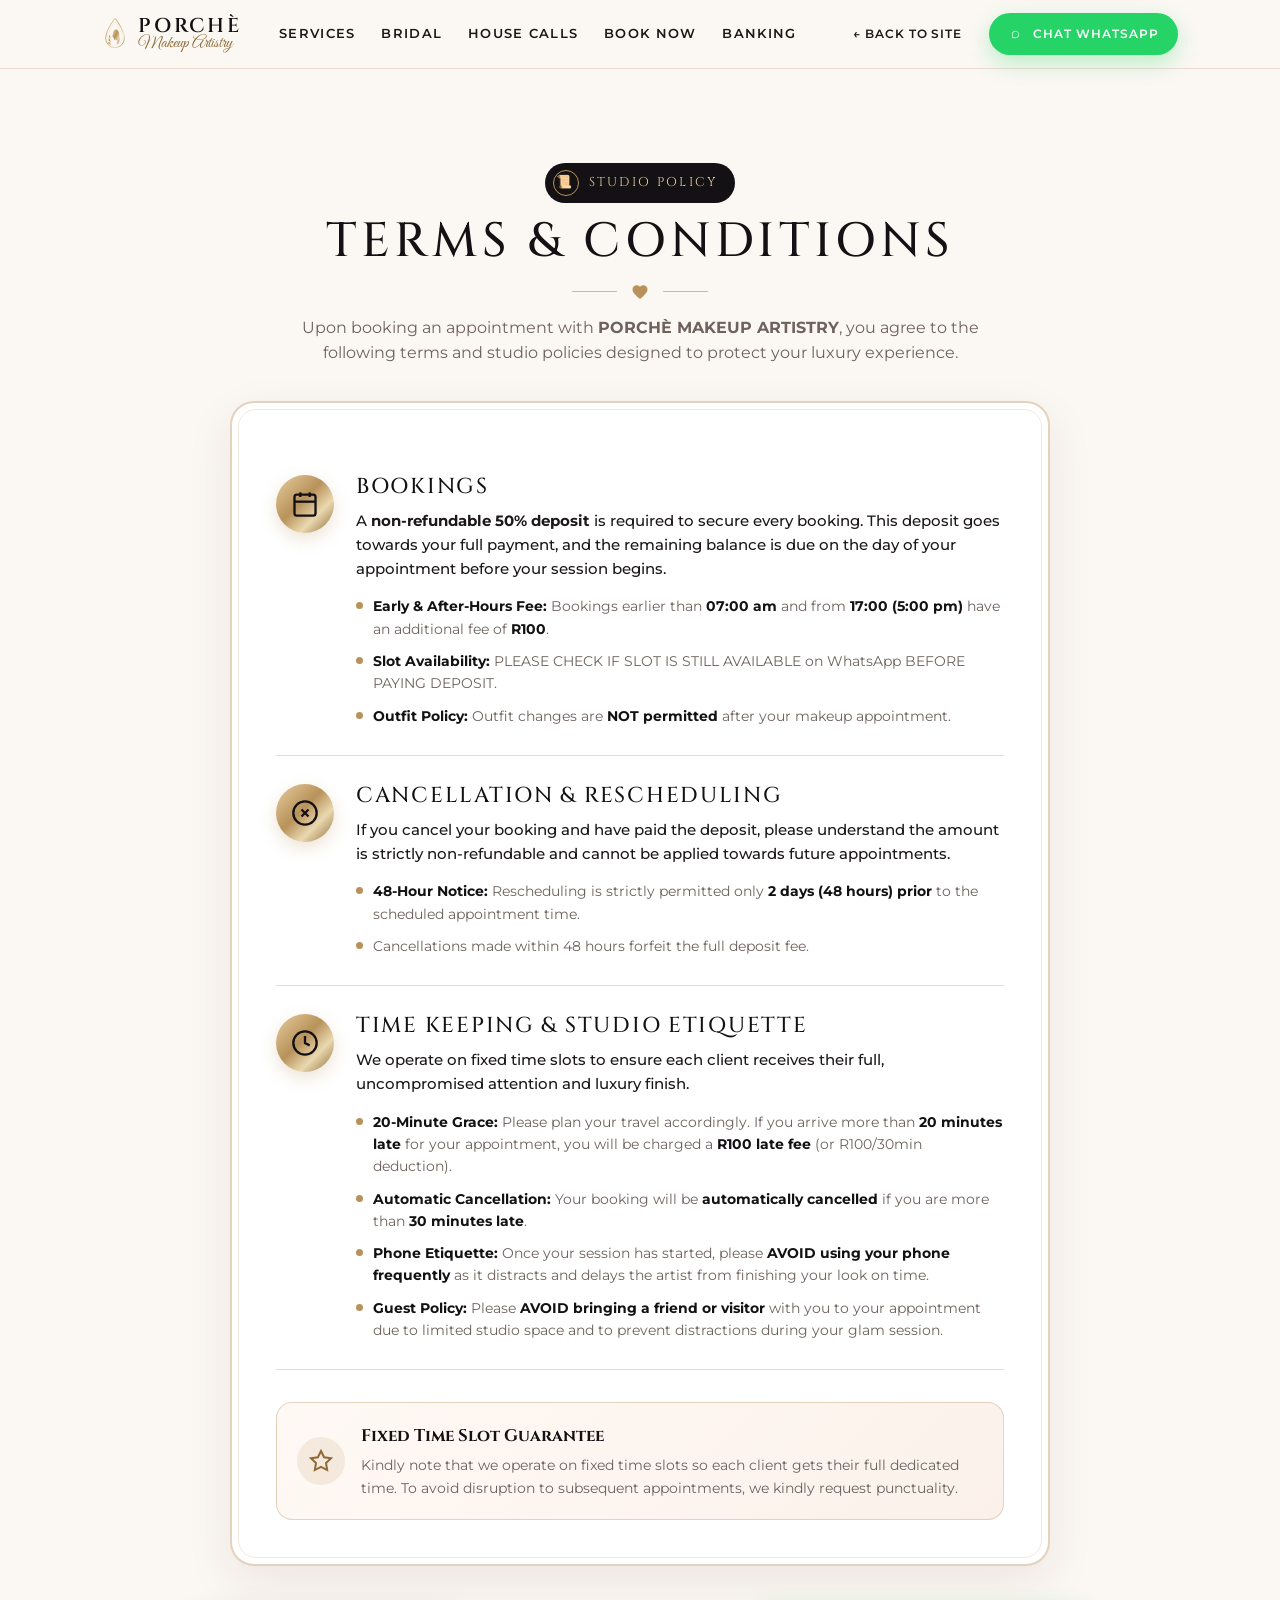
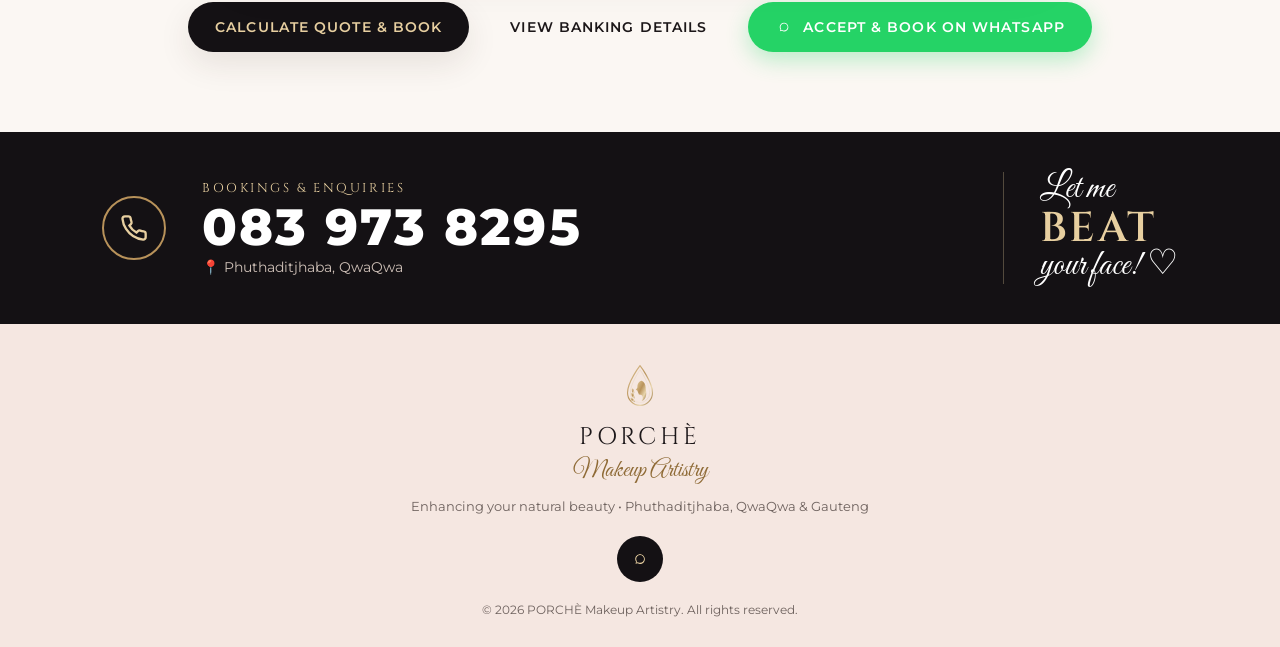
<file: terms.html>
<!DOCTYPE html>
<html lang="en">
<head>
  <meta charset="utf-8" />
  <meta name="viewport" content="width=device-width, initial-scale=1, viewport-fit=cover" />
  <title>Terms & Conditions | PORCHÈ Makeup Artistry QwaQwa</title>
  <meta name="description" content="Official Terms & Conditions, Booking, Cancellation, and Time Keeping policies for PORCHÈ Makeup Artistry in Phuthaditjhaba, QwaQwa & Gauteng." />
  <meta name="theme-color" content="#141114" />

  <!-- Fonts matching brand poster -->
  <link rel="preconnect" href="https://fonts.googleapis.com" />
  <link rel="preconnect" href="https://fonts.gstatic.com" crossorigin />
  <link href="https://fonts.googleapis.com/css2?family=Cinzel:wght@500;600;700;800&family=Great+Vibes&family=Montserrat:wght@300;400;500;600;700&display=swap" rel="stylesheet" />

  <!-- Site Stylesheets -->
  <link rel="stylesheet" href="./css/tokens.css" />
  <link rel="stylesheet" href="./css/base.css" />
  <link rel="stylesheet" href="./css/components.css" />
  <link rel="stylesheet" href="./css/sections.css" />

  <style>
    /* Specific styles for luxury Terms & Conditions page */
    .terms-page {
      padding-top: calc(var(--header-height, 70px) + 24px);
      padding-bottom: 80px;
    }

    .terms-hero {
      text-align: center;
      max-width: 680px;
      margin: 0 auto 36px;
    }

    .terms-hero .heart-divider {
      display: flex;
      align-items: center;
      justify-content: center;
      gap: 14px;
      margin: 14px auto;
      color: var(--gold);
    }
    .terms-hero .heart-divider::before,
    .terms-hero .heart-divider::after {
      content: "";
      display: inline-block;
      width: 45px;
      height: 1px;
      background: var(--gold);
      opacity: 0.6;
    }

    .terms-intro {
      font-size: 0.98rem;
      color: var(--text-muted);
      line-height: 1.6;
      margin-top: 10px;
    }

    /* Outer poster-style frame */
    .terms-card-wrapper {
      max-width: 820px;
      margin: 0 auto;
      background: #FFFFFF;
      border: 2px solid rgba(184, 146, 90, 0.4);
      border-radius: 24px;
      padding: clamp(24px, 5vw, 44px);
      box-shadow: 0 16px 48px rgba(60, 35, 30, 0.08);
      position: relative;
    }

    /* Corner luxury flourishes */
    .terms-card-wrapper::before {
      content: "";
      position: absolute;
      top: 6px;
      left: 6px;
      right: 6px;
      bottom: 6px;
      border: 1px solid rgba(184, 146, 90, 0.2);
      border-radius: 18px;
      pointer-events: none;
    }

    .policy-block {
      display: grid;
      grid-template-columns: 60px 1fr;
      gap: 20px;
      padding: 28px 0;
      border-bottom: 1px solid var(--line);
    }
    @media (max-width: 600px) {
      .policy-block {
        grid-template-columns: 1fr;
        gap: 14px;
      }
    }
    .policy-block:last-child {
      border-bottom: none;
      padding-bottom: 0;
    }

    .policy-icon {
      width: 58px;
      height: 58px;
      border-radius: 50%;
      background: var(--grad-gold);
      display: grid;
      place-items: center;
      color: var(--ink);
      box-shadow: 0 6px 16px rgba(184, 146, 90, 0.25);
      flex-shrink: 0;
    }

    .policy-icon svg {
      width: 28px;
      height: 28px;
    }

    .policy-content h3 {
      font-family: var(--font-display);
      font-size: 1.35rem;
      letter-spacing: 0.08em;
      color: var(--ink);
      margin: 0 0 10px;
    }

    .policy-lead {
      font-weight: 500;
      color: var(--text);
      line-height: 1.6;
      margin-bottom: 14px;
      font-size: 0.94rem;
    }

    .policy-list {
      list-style: none;
      padding: 0;
      margin: 0;
      display: grid;
      gap: 10px;
    }

    .policy-list li {
      display: flex;
      align-items: flex-start;
      gap: 10px;
      font-size: 0.9rem;
      color: var(--text-muted);
      line-height: 1.55;
    }

    .policy-list li::before {
      content: "";
      width: 7px;
      height: 7px;
      background: var(--gold);
      border-radius: 50%;
      margin-top: 7px;
      flex-shrink: 0;
    }

    .policy-list li strong {
      color: var(--ink);
    }

    /* Fixed slot banner */
    .slot-callout {
      background: linear-gradient(135deg, #FFF9F5 0%, #FBF1EA 100%);
      border: 1px solid rgba(184, 146, 90, 0.35);
      border-radius: 16px;
      padding: 20px;
      margin: 32px 0 0;
      display: flex;
      align-items: center;
      gap: 16px;
    }
    @media (max-width: 600px) {
      .slot-callout {
        flex-direction: column;
        text-align: center;
      }
    }
    .slot-callout-icon {
      width: 48px;
      height: 48px;
      border-radius: 50%;
      background: rgba(184, 146, 90, 0.15);
      color: var(--gold-deep);
      display: grid;
      place-items: center;
      flex-shrink: 0;
    }

    .terms-actions {
      display: flex;
      flex-wrap: wrap;
      gap: 14px;
      justify-content: center;
      margin-top: 36px;
    }

    .flyer-preview-box {
      margin-top: 40px;
      padding: 24px;
      background: var(--bg-blush);
      border-radius: 20px;
      text-align: center;
    }
    .flyer-preview-box img {
      max-width: 240px;
      border-radius: 14px;
      box-shadow: var(--shadow-md);
      margin: 16px auto 0;
      display: block;
    }
  </style>
</head>
<body>

  <!-- HEADER -->
  <header class="header">
    <div class="container header__inner">
      <a href="index.html" class="brand" aria-label="PORCHE Home">
        <img src="./assets/svg/porche-logo.svg" alt="Porche Logo" class="brand__logo" />
        <div class="brand__text">
          <div class="brand__name">PORCHÈ</div>
          <div class="brand__script">Makeup Artistry</div>
        </div>
      </a>

      <nav class="header__nav" aria-label="Main Navigation">
        <a href="index.html#services">Services</a>
        <a href="index.html#bridal">Bridal</a>
        <a href="index.html#house-calls">House Calls</a>
        <a href="index.html#quote-section">Book Now</a>
        <a href="index.html#deposit">Banking</a>
      </nav>

      <div class="header__actions">
        <a href="index.html" class="btn btn-outline btn-sm">
          ← Back to Site
        </a>
        <a href="#" class="btn btn-wa btn-sm" data-wa="Hi Porche! I have reviewed your Terms & Conditions and would like to check availability for a booking.">
          <svg width="15" height="15" viewBox="0 0 24 24" fill="currentColor">
            <path d="M12.031 6.172c-3.181 0-5.767 2.586-5.768 5.766-.001 1.298.38 2.27 1.019 3.287l-.711 2.598 2.664-.699c.97.53 1.871.82 2.796.82 3.183 0 5.768-2.587 5.769-5.766.001-3.182-2.585-5.806-5.769-5.806zm0 10.455c-.868 0-1.71-.24-2.433-.695l-.174-.108-1.58.415.422-1.54-.114-.182a4.673 4.673 0 0 1-.72-2.579c.001-2.582 2.102-4.683 4.687-4.683 2.583 0 4.685 2.101 4.686 4.683-.001 2.582-2.103 4.689-4.768 4.689z"/>
          </svg>
          Chat WhatsApp
        </a>
      </div>
    </div>
  </header>

  <!-- MAIN TERMS CONTENT -->
  <main class="terms-page">
    <div class="container">
      
      <!-- HERO HEADING -->
      <div class="terms-hero reveal">
        <span class="tab-label">
          <span class="tab-label__icon">📜</span>
          Studio Policy
        </span>
        <h1 style="font-family: var(--font-display); font-size: clamp(2rem, 6vw, 3rem); letter-spacing: 0.1em; margin-top: 12px; color: var(--ink);">
          TERMS &amp; CONDITIONS
        </h1>
        <div class="heart-divider">
          <svg width="18" height="18" viewBox="0 0 24 24" fill="currentColor">
            <path d="M12 21.35l-1.45-1.32C5.4 15.36 2 12.28 2 8.5 2 5.42 4.42 3 7.5 3c1.74 0 3.41.81 4.5 2.09C13.09 3.81 14.76 3 16.5 3 19.58 3 22 5.42 22 8.5c0 3.78-3.4 6.86-8.55 11.54L12 21.35z"/>
          </svg>
        </div>
        <p class="terms-intro">
          Upon booking an appointment with <strong>PORCHÈ MAKEUP ARTISTRY</strong>, you agree to the following terms and studio policies designed to protect your luxury experience.
        </p>
      </div>

      <!-- MAIN POLICY CARD (MATCHES OFFICIAL FLYER) -->
      <div class="terms-card-wrapper reveal">
        
        <!-- SECTION 1: BOOKINGS -->
        <article class="policy-block">
          <div class="policy-icon" aria-hidden="true">
            <!-- Calendar Icon -->
            <svg viewBox="0 0 24 24" fill="none" stroke="currentColor" stroke-width="2">
              <rect x="3" y="4" width="18" height="18" rx="2" ry="2"></rect>
              <line x1="16" y1="2" x2="16" y2="6"></line>
              <line x1="8" y1="2" x2="8" y2="6"></line>
              <line x1="3" y1="10" x2="21" y2="10"></line>
            </svg>
          </div>
          <div class="policy-content">
            <h3>BOOKINGS</h3>
            <p class="policy-lead">
              A <strong>non-refundable 50% deposit</strong> is required to secure every booking. This deposit goes towards your full payment, and the remaining balance is due on the day of your appointment before your session begins.
            </p>
            <ul class="policy-list">
              <li>
                <span><strong>Early &amp; After-Hours Fee:</strong> Bookings earlier than <strong>07:00 am</strong> and from <strong>17:00 (5:00 pm)</strong> have an additional fee of <strong>R100</strong>.</span>
              </li>
              <li>
                <span><strong>Slot Availability:</strong> PLEASE CHECK IF SLOT IS STILL AVAILABLE on WhatsApp BEFORE PAYING DEPOSIT.</span>
              </li>
              <li>
                <span><strong>Outfit Policy:</strong> Outfit changes are <strong>NOT permitted</strong> after your makeup appointment.</span>
              </li>
            </ul>
          </div>
        </article>

        <!-- SECTION 2: CANCELLATION -->
        <article class="policy-block">
          <div class="policy-icon" aria-hidden="true">
            <!-- Cancel / Cross Icon -->
            <svg viewBox="0 0 24 24" fill="none" stroke="currentColor" stroke-width="2">
              <circle cx="12" cy="12" r="10"></circle>
              <line x1="15" y1="9" x2="9" y2="15"></line>
              <line x1="9" y1="9" x2="15" y2="15"></line>
            </svg>
          </div>
          <div class="policy-content">
            <h3>CANCELLATION &amp; RESCHEDULING</h3>
            <p class="policy-lead">
              If you cancel your booking and have paid the deposit, please understand the amount is strictly non-refundable and cannot be applied towards future appointments.
            </p>
            <ul class="policy-list">
              <li>
                <span><strong>48-Hour Notice:</strong> Rescheduling is strictly permitted only <strong>2 days (48 hours) prior</strong> to the scheduled appointment time.</span>
              </li>
              <li>
                <span>Cancellations made within 48 hours forfeit the full deposit fee.</span>
              </li>
            </ul>
          </div>
        </article>

        <!-- SECTION 3: TIME KEEPING & ETIQUETTE -->
        <article class="policy-block">
          <div class="policy-icon" aria-hidden="true">
            <!-- Clock Icon -->
            <svg viewBox="0 0 24 24" fill="none" stroke="currentColor" stroke-width="2">
              <circle cx="12" cy="12" r="10"></circle>
              <polyline points="12 6 12 12 16 14"></polyline>
            </svg>
          </div>
          <div class="policy-content">
            <h3>TIME KEEPING &amp; STUDIO ETIQUETTE</h3>
            <p class="policy-lead">
              We operate on fixed time slots to ensure each client receives their full, uncompromised attention and luxury finish.
            </p>
            <ul class="policy-list">
              <li>
                <span><strong>20-Minute Grace:</strong> Please plan your travel accordingly. If you arrive more than <strong>20 minutes late</strong> for your appointment, you will be charged a <strong>R100 late fee</strong> (or R100/30min deduction).</span>
              </li>
              <li>
                <span><strong>Automatic Cancellation:</strong> Your booking will be <strong>automatically cancelled</strong> if you are more than <strong>30 minutes late</strong>.</span>
              </li>
              <li>
                <span><strong>Phone Etiquette:</strong> Once your session has started, please <strong>AVOID using your phone frequently</strong> as it distracts and delays the artist from finishing your look on time.</span>
              </li>
              <li>
                <span><strong>Guest Policy:</strong> Please <strong>AVOID bringing a friend or visitor</strong> with you to your appointment due to limited studio space and to prevent distractions during your glam session.</span>
              </li>
            </ul>
          </div>
        </article>

        <!-- FIXED TIME SLOTS CALLOUT (MATCHING POSTER) -->
        <div class="slot-callout">
          <div class="slot-callout-icon">
            <svg width="24" height="24" viewBox="0 0 24 24" fill="none" stroke="currentColor" stroke-width="2">
              <polygon points="12 2 15.09 8.26 22 9.27 17 14.14 18.18 21.02 12 17.77 5.82 21.02 7 14.14 2 9.27 8.91 8.26 12 2"></polygon>
            </svg>
          </div>
          <div style="flex: 1;">
            <strong style="display: block; font-family: var(--font-display); font-size: 1.05rem; color: var(--ink);">
              Fixed Time Slot Guarantee
            </strong>
            <p style="margin: 4px 0 0; font-size: 0.88rem; color: var(--text-muted);">
              Kindly note that we operate on fixed time slots so each client gets their full dedicated time. To avoid disruption to subsequent appointments, we kindly request punctuality.
            </p>
          </div>
        </div>

      </div>

      <!-- BANKING & ACTION BUTTONS -->
      <div class="terms-actions reveal">
        <a href="index.html#quote-section" class="btn btn-dark">
          Calculate Quote &amp; Book
        </a>
        <a href="index.html#deposit" class="btn btn-outline">
          View Banking Details
        </a>
        <a href="#" class="btn btn-wa" data-wa="Hi Porche! I have read and agree to the Terms & Conditions. I would like to book an appointment.">
          <svg width="18" height="18" viewBox="0 0 24 24" fill="currentColor">
            <path d="M12.031 6.172c-3.181 0-5.767 2.586-5.768 5.766-.001 1.298.38 2.27 1.019 3.287l-.711 2.598 2.664-.699c.97.53 1.871.82 2.796.82 3.183 0 5.768-2.587 5.769-5.766.001-3.182-2.585-5.806-5.769-5.806zm0 10.455c-.868 0-1.71-.24-2.433-.695l-.174-.108-1.58.415.422-1.54-.114-.182a4.673 4.673 0 0 1-.72-2.579c.001-2.582 2.102-4.683 4.687-4.683 2.583 0 4.685 2.101 4.686 4.683-.001 2.582-2.103 4.689-4.768 4.689z"/>
          </svg>
          Accept &amp; Book on WhatsApp
        </a>
      </div>

    </div>
  </main>

  <!-- POSTER CONTACT STRIP -->
  <div class="contact-band">
    <div class="container contact-band__inner">
      <div class="contact-band__icon">
        <svg width="28" height="28" viewBox="0 0 24 24" fill="none" stroke="currentColor" stroke-width="2">
          <path d="M22 16.92v3a2 2 0 0 1-2.18 2 19.79 19.79 0 0 1-8.63-3.07 19.5 19.5 0 0 1-6-6 19.79 19.79 0 0 1-3.07-8.67A2 2 0 0 1 4.11 2h3a2 2 0 0 1 2 1.72 12.84 12.84 0 0 0 .7 2.81 2 2 0 0 1-.45 2.11L8.09 9.91a16 16 0 0 0 6 6l1.27-1.27a2 2 0 0 1 2.11-.45 12.84 12.84 0 0 0 2.81.7A2 2 0 0 1 22 16.92z"/>
        </svg>
      </div>

      <div>
        <div class="contact-band__label">Bookings &amp; Enquiries</div>
        <a href="tel:+27839738295" class="contact-band__phone">083 973 8295</a>
        <div class="contact-band__loc">📍 Phuthaditjhaba, QwaQwa</div>
      </div>

      <div class="contact-band__slogan">
        Let me
        <b>BEAT</b>
        your face! ♡
      </div>
    </div>
  </div>

  <!-- FOOTER -->
  <footer class="footer">
    <div class="container">
      <img src="./assets/svg/porche-logo.svg" alt="Porche Logo" class="footer__logo" />
      <div class="footer__name">PORCHÈ</div>
      <div class="footer__script">Makeup Artistry</div>
      <p style="font-size: 0.84rem; margin-top: 6px;">Enhancing your natural beauty • Phuthaditjhaba, QwaQwa &amp; Gauteng</p>

      <div class="footer__social">
        <a href="#" data-wa="Hi Porche! I have reviewed your terms and would like to book." aria-label="WhatsApp Porche">
          <svg width="20" height="20" viewBox="0 0 24 24" fill="currentColor">
            <path d="M12.031 6.172c-3.181 0-5.767 2.586-5.768 5.766-.001 1.298.38 2.27 1.019 3.287l-.711 2.598 2.664-.699c.97.53 1.871.82 2.796.82 3.183 0 5.768-2.587 5.769-5.766.001-3.182-2.585-5.806-5.769-5.806zm0 10.455c-.868 0-1.71-.24-2.433-.695l-.174-.108-1.58.415.422-1.54-.114-.182a4.673 4.673 0 0 1-.72-2.579c.001-2.582 2.102-4.683 4.687-4.683 2.583 0 4.685 2.101 4.686 4.683-.001 2.582-2.103 4.689-4.768 4.689z"/>
          </svg>
        </a>
      </div>

      <p class="footer__small">
        © <span id="year">2026</span> PORCHÈ Makeup Artistry. All rights reserved.
      </p>
    </div>
  </footer>

  <!-- Link up WhatsApp and interaction handlers -->
  <script type="module" src="./js/main.js"></script>
</body>
</html>
</file>
<file: css/tokens.css>
/* Porche Makeup Artistry: design tokens (taken from the price poster) */
:root {
  /* Surfaces */
  --bg: #FBF7F3;            /* ivory */
  --bg-blush: #F5E7E1;      /* blush wash */
  --bg-champagne: #EFE2D3;  /* champagne */
  --card: #FFFFFF;
  --ink: #141114;           /* poster black bands */
  --ink-soft: #2A2326;

  /* Text */
  --text: #1C1719;
  --text-muted: #6E625E;
  --text-on-dark: #F6EEE6;

  /* Gold & rose */
  --gold: #B8925A;
  --gold-deep: #8E6A35;     /* gold text on light backgrounds (contrast-safe) */
  --gold-light: #E7CFA0;
  --rose: #C98F86;
  --rose-light: #EBC9C1;

  --line: #EADBD2;
  --line-strong: #D9C2B4;

  --whatsapp: #25D366;
  --whatsapp-dark: #1DA851;

  --grad-gold: linear-gradient(135deg, #E7CFA0 0%, #B8925A 45%, #EAD8B0 70%, #8E6A35 100%);
  --grad-hero: radial-gradient(120% 80% at 80% 10%, #F3DCD4 0%, #F8EEE8 45%, #FBF7F3 100%);

  /* Type */
  --font-display: "Cinzel", "Trajan Pro", Georgia, serif;
  --font-script: "Great Vibes", "Brush Script MT", cursive;
  --font-sans: "Montserrat", system-ui, -apple-system, "Segoe UI", Roboto, sans-serif;

  /* Shape & depth */
  --radius-sm: 10px;
  --radius-md: 16px;
  --radius-lg: 24px;
  --radius-full: 999px;
  --shadow-sm: 0 2px 10px rgba(60, 35, 30, 0.06);
  --shadow-md: 0 12px 32px rgba(60, 35, 30, 0.10);
  --shadow-lg: 0 24px 60px rgba(60, 35, 30, 0.16);

  /* Spacing */
  --s1: 4px; --s2: 8px; --s3: 12px; --s4: 16px; --s5: 24px; --s6: 32px; --s7: 48px; --s8: 72px;

  --ease: cubic-bezier(0.16, 1, 0.3, 1);

  --z-header: 100;
  --z-float: 200;
  --z-bar: 300;
  --z-modal: 400;
  --z-intro: 999;
}
</file>
<file: css/base.css>
/* Porche: base styles & typography */
*, *::before, *::after { box-sizing: border-box; margin: 0; padding: 0; }

html {
  scroll-behavior: smooth;
  -webkit-text-size-adjust: 100%;
  background: var(--bg);
}

body {
  font-family: var(--font-sans);
  color: var(--text);
  background: var(--bg);
  line-height: 1.6;
  font-size: 16px;
  -webkit-font-smoothing: antialiased;
  overflow-x: hidden;
  padding-bottom: 84px; /* room for the mobile action bar */
}

@media (min-width: 900px) { body { padding-bottom: 0; } }

img { display: block; max-width: 100%; height: auto; }
a { color: inherit; text-decoration: none; }
button { font: inherit; color: inherit; }

:focus-visible { outline: 2px solid var(--gold-deep); outline-offset: 3px; border-radius: 4px; }
::selection { background: var(--rose-light); color: var(--ink); }

h1, h2, h3, h4 {
  font-family: var(--font-display);
  font-weight: 500;
  line-height: 1.12;
  letter-spacing: 0.04em;
  color: var(--ink);
}

p { color: var(--text-muted); }

.script {
  font-family: var(--font-script);
  font-weight: 400;
  letter-spacing: 0;
  text-transform: none;
  color: var(--gold-deep);
}

.gold-text {
  background: var(--grad-gold);
  -webkit-background-clip: text;
  background-clip: text;
  color: transparent;
  background-size: 200% auto;
  animation: shine 9s linear infinite;
}

@keyframes shine { to { background-position: 200% center; } }

.container { width: 100%; max-width: 1140px; margin: 0 auto; padding: 0 20px; }
@media (min-width: 768px) { .container { padding: 0 32px; } }

.section { padding: 64px 0; position: relative; }
@media (min-width: 768px) { .section { padding: 96px 0; } }
.section--blush { background: var(--bg-blush); }
.section--champagne { background: linear-gradient(180deg, var(--bg) 0%, var(--bg-champagne) 100%); }

/* Section heading: black tab label like the poster */
.section-head { text-align: center; max-width: 620px; margin: 0 auto 36px; }
.section-head h2 { font-size: clamp(1.9rem, 6vw, 2.8rem); margin: 14px 0 8px; }
.section-head h2 .script { font-size: 1.25em; display: block; margin-top: 2px; }

.tab-label {
  display: inline-flex;
  align-items: center;
  gap: 10px;
  padding: 7px 18px 7px 8px;
  background: var(--ink);
  color: var(--gold-light);
  border-radius: var(--radius-full);
  font-family: var(--font-display);
  font-size: 0.8rem;
  letter-spacing: 0.18em;
  text-transform: uppercase;
}

.tab-label__icon {
  width: 26px; height: 26px;
  border-radius: 50%;
  border: 1px solid var(--gold);
  display: grid; place-items: center;
  font-size: 0.8rem;
}

/* Scroll reveal */
.reveal { opacity: 0; transform: translateY(24px); transition: opacity 0.8s var(--ease), transform 0.8s var(--ease); }
.reveal.in { opacity: 1; transform: none; }

@media (prefers-reduced-motion: reduce) {
  *, *::before, *::after { animation: none !important; transition: none !important; scroll-behavior: auto !important; }
  .reveal { opacity: 1; transform: none; }
}
</file>
<file: css/components.css>
/* Porche: components */

/* ---------- Buttons ---------- */
.btn {
  display: inline-flex; align-items: center; justify-content: center; gap: 10px;
  min-height: 50px; padding: 0 26px;
  border-radius: var(--radius-full);
  border: 1px solid transparent;
  font-family: var(--font-sans); font-weight: 600; font-size: 0.86rem;
  letter-spacing: 0.08em; text-transform: uppercase;
  cursor: pointer; white-space: nowrap;
  transition: transform 0.25s var(--ease), box-shadow 0.25s var(--ease), background 0.25s;
}
.btn:active { transform: scale(0.98); }
.btn svg { flex-shrink: 0; }

.btn-dark { background: var(--ink); color: var(--gold-light); box-shadow: var(--shadow-md); }
.btn-dark:hover { transform: translateY(-2px); box-shadow: var(--shadow-lg); }

.btn-wa { background: var(--whatsapp); color: #fff; box-shadow: 0 8px 22px rgba(37, 211, 102, 0.3); }
.btn-wa:hover { background: var(--whatsapp-dark); transform: translateY(-2px); }

.btn-ghost { background: rgba(255, 255, 255, 0.7); border-color: var(--line-strong); color: var(--ink); backdrop-filter: blur(6px); }
.btn-ghost:hover { border-color: var(--gold); transform: translateY(-2px); }

.btn-gold { background: var(--grad-gold); color: var(--ink); }
.btn-gold:hover { transform: translateY(-2px); box-shadow: var(--shadow-md); }

.btn-sm { min-height: 42px; padding: 0 18px; font-size: 0.76rem; }
.btn-block { width: 100%; }

/* ---------- Price list (dotted leaders like the poster) ---------- */
.menu-card {
  background: var(--card);
  border: 1px solid var(--line);
  border-radius: var(--radius-lg);
  padding: 22px 20px;
  box-shadow: var(--shadow-sm);
}
@media (min-width: 768px) { .menu-card { padding: 30px 32px; } }

.menu-card__eyebrow {
  font-family: var(--font-display);
  font-size: 0.78rem; letter-spacing: 0.16em; text-transform: uppercase;
  color: var(--gold-deep); margin-bottom: 10px;
}

.price-row {
  display: flex; align-items: center; gap: 12px;
  width: 100%; padding: 14px 4px;
  background: none; border: 0; border-bottom: 1px solid var(--line);
  text-align: left; cursor: pointer;
  transition: background 0.2s;
}
.price-row:last-child { border-bottom: 0; }
.price-row:hover { background: #FCF6F2; }

.price-row__swatch {
  width: 34px; height: 34px; border-radius: 50%; flex-shrink: 0;
  box-shadow: inset 0 2px 6px rgba(0, 0, 0, 0.18), 0 0 0 3px #fff, 0 0 0 4px var(--line-strong);
  position: relative; overflow: hidden;
}
.price-row__swatch::after {
  content: ""; position: absolute; inset: 0;
  background: linear-gradient(120deg, transparent 30%, rgba(255, 255, 255, 0.65) 50%, transparent 70%);
  transform: translateX(-100%);
  animation: swatchShine 4s ease-in-out infinite;
}
@keyframes swatchShine { 60%, 100% { transform: translateX(100%); } }

.price-row__name { font-weight: 600; font-size: 0.98rem; color: var(--ink); }
.price-row__sub { display: block; font-size: 0.76rem; color: var(--text-muted); font-weight: 500; }
.price-row__dots { flex: 1; border-bottom: 2px dotted var(--line-strong); transform: translateY(4px); min-width: 16px; }
.price-row__price { font-family: var(--font-display); font-weight: 700; font-size: 1.15rem; color: var(--ink); }
.price-row__chev { color: var(--gold-deep); font-size: 0.9rem; }

.addon-row {
  display: flex; align-items: center; gap: 10px;
  padding: 10px 0; font-size: 0.94rem;
}
.addon-row .price-row__dots { transform: translateY(2px); }

/* ---------- Service drawer ---------- */
.drawer {
  position: fixed; inset: 0; z-index: var(--z-modal);
  background: rgba(20, 17, 20, 0.45);
  backdrop-filter: blur(8px);
  display: flex; align-items: flex-end; justify-content: center;
  opacity: 0; pointer-events: none; transition: opacity 0.3s var(--ease);
}
.drawer.open { opacity: 1; pointer-events: auto; }
@media (min-width: 640px) { .drawer { align-items: center; padding: 24px; } }

.drawer__card {
  position: relative;
  width: 100%; max-width: 520px; max-height: 92vh; overflow-y: auto;
  background: var(--card);
  border-radius: 28px 28px 0 0;
  padding: 0 0 28px;
  transform: translateY(100%); transition: transform 0.4s var(--ease);
  box-shadow: var(--shadow-lg);
}
@media (min-width: 640px) { .drawer__card { border-radius: 28px; transform: translateY(30px) scale(0.97); } }
.drawer.open .drawer__card { transform: none; }

.drawer__img { width: 100%; height: 260px; object-fit: cover; object-position: center 25%; }
.drawer__body { padding: 22px 24px 0; }
.drawer__title-row { display: flex; justify-content: space-between; align-items: baseline; gap: 12px; }
.drawer__title { font-size: 1.5rem; }
.drawer__price { font-family: var(--font-display); font-weight: 700; font-size: 1.6rem; color: var(--gold-deep); white-space: nowrap; }
.drawer__badge { display: inline-block; margin-top: 8px; padding: 4px 12px; border-radius: var(--radius-full); background: var(--bg-blush); color: var(--gold-deep); font-size: 0.74rem; font-weight: 600; letter-spacing: 0.04em; }
.drawer__list { list-style: none; margin: 16px 0 22px; display: grid; gap: 8px; }
.drawer__list li { display: flex; gap: 10px; font-size: 0.9rem; color: var(--text); }
.drawer__list li::before { content: "♡"; color: var(--rose); }
.drawer__actions { display: grid; gap: 10px; }

.drawer__close {
  position: absolute; top: 14px; right: 14px; z-index: 2;
  width: 40px; height: 40px; border-radius: 50%;
  border: 0; background: rgba(255, 255, 255, 0.92); box-shadow: var(--shadow-sm);
  cursor: pointer; font-size: 1rem;
}

/* ---------- Lipstick scroll meter ---------- */
.lipstick-meter {
  position: fixed; right: 10px; top: 50%; transform: translateY(-50%);
  z-index: var(--z-float); pointer-events: none;
  display: flex; flex-direction: column; align-items: center; gap: 2px;
  opacity: 0; transition: opacity 0.4s;
}
.lipstick-meter.visible { opacity: 1; }
.lipstick-bullet-wrap { width: 10px; height: 70px; display: flex; align-items: flex-end; overflow: hidden; }
.lipstick-bullet {
  width: 100%; height: 0%;
  background: linear-gradient(180deg, #E7A9A0, #C98F86 60%, #A86E66);
  border-radius: 6px 6px 0 0;
  clip-path: polygon(0 18%, 100% 0, 100% 100%, 0 100%);
}
.lipstick-case { width: 14px; height: 46px; border-radius: 3px; background: var(--grad-gold); box-shadow: var(--shadow-sm); }

/* ---------- Vanity mirror before/after ---------- */
.mirror-frame {
  position: relative; max-width: 460px; margin: 0 auto;
  padding: 18px; border-radius: 30px;
  background: #fff; border: 1px solid var(--line-strong);
  box-shadow: var(--shadow-lg);
}
.mirror-bulbs { position: absolute; inset: 0; pointer-events: none; }
.vanity-bulb {
  position: absolute; width: 10px; height: 10px; border-radius: 50%;
  background: #EFE4DA; border: 1px solid var(--line-strong);
  transition: background 0.3s, box-shadow 0.3s;
}
.vanity-bulb.lit { background: #FFF6DE; border-color: #F3D58A; box-shadow: 0 0 10px #F6D27A, 0 0 22px rgba(246, 210, 122, 0.7); }

.mirror-viewport {
  position: relative; aspect-ratio: 3 / 4; border-radius: 20px; overflow: hidden;
  cursor: ew-resize; touch-action: pan-y; user-select: none; background: #eee;
}
.mirror-img { position: absolute; inset: 0; width: 100%; height: 100%; object-fit: cover; object-position: center 30%; pointer-events: none; }
.mirror-before-wrap { position: absolute; inset: 0 auto 0 0; width: 50%; overflow: hidden; border-right: 2px solid #fff; }
.mirror-before-wrap .mirror-img { width: var(--mirror-w, 424px); max-width: none; }
.mirror-handle {
  position: absolute; top: 50%; right: -21px; transform: translateY(-50%);
  width: 42px; height: 42px; border-radius: 50%;
  background: var(--ink); color: var(--gold-light);
  display: grid; place-items: center; font-size: 0.85rem;
  box-shadow: 0 4px 14px rgba(0, 0, 0, 0.3); border: 2px solid #fff;
}
.mirror-tag {
  position: absolute; bottom: 14px; z-index: 3;
  padding: 5px 12px; border-radius: var(--radius-full);
  background: rgba(255, 255, 255, 0.9); font-size: 0.7rem; font-weight: 700;
  letter-spacing: 0.12em; text-transform: uppercase; color: var(--ink);
}
.mirror-tag--before { left: 14px; }
.mirror-tag--after { right: 14px; background: var(--ink); color: var(--gold-light); }

/* ---------- Quote builder ---------- */
.planner {
  background: var(--card); border: 1px solid var(--line);
  border-radius: var(--radius-lg); padding: 22px 18px; box-shadow: var(--shadow-md);
}
@media (min-width: 768px) { .planner { padding: 36px; } }

.field { margin-bottom: 18px; }
.field__label { display: block; font-size: 0.74rem; font-weight: 700; letter-spacing: 0.14em; text-transform: uppercase; color: var(--gold-deep); margin-bottom: 8px; }
.field__input, .field__select {
  width: 100%; min-height: 50px; padding: 0 14px;
  border: 1px solid var(--line-strong); border-radius: var(--radius-sm);
  background: var(--bg); color: var(--text); font: 500 1rem var(--font-sans);
  appearance: none;
}
.field__select { background-image: linear-gradient(45deg, transparent 50%, var(--gold-deep) 50%), linear-gradient(135deg, var(--gold-deep) 50%, transparent 50%); background-position: calc(100% - 20px) 50%, calc(100% - 15px) 50%; background-size: 5px 5px; background-repeat: no-repeat; padding-right: 36px; }
.field__input:focus, .field__select:focus { outline: none; border-color: var(--gold); box-shadow: 0 0 0 3px rgba(184, 146, 90, 0.18); }
.field-grid { display: grid; gap: 0 14px; }
@media (min-width: 560px) { .field-grid { grid-template-columns: 1fr 1fr; } }

.chip-group { display: flex; flex-wrap: wrap; gap: 8px; }
.chip { position: relative; }
.chip input { position: absolute; opacity: 0; inset: 0; cursor: pointer; }
.chip span {
  display: inline-flex; align-items: center; gap: 6px; min-height: 42px; padding: 0 16px;
  border: 1px solid var(--line-strong); border-radius: var(--radius-full);
  font-size: 0.86rem; font-weight: 600; background: var(--bg); transition: all 0.2s;
}
.chip input:checked + span { background: var(--ink); color: var(--gold-light); border-color: var(--ink); }
.chip input:focus-visible + span { outline: 2px solid var(--gold-deep); outline-offset: 2px; }

.stepper { display: flex; align-items: center; justify-content: space-between; padding: 10px 14px; border: 1px solid var(--line-strong); border-radius: var(--radius-sm); background: var(--bg); }
.stepper__btn { width: 40px; height: 40px; border-radius: 50%; border: 1px solid var(--ink); background: #fff; cursor: pointer; font-size: 1.2rem; font-weight: 600; }
.stepper__btn:hover { background: var(--ink); color: var(--gold-light); }
.stepper__val { font-family: var(--font-display); font-size: 1.5rem; font-weight: 700; min-width: 40px; text-align: center; }

.pulse-focus {
  border-color: var(--gold) !important;
  box-shadow: 0 0 0 4px rgba(184, 146, 90, 0.35) !important;
  transition: all 0.3s ease;
}

.quote {
  margin-top: 8px; padding: 18px; border-radius: var(--radius-md);
  background: var(--ink); color: var(--text-on-dark);
}
.quote__row { display: flex; justify-content: space-between; font-size: 0.88rem; padding: 4px 0; color: #CDBFB6; }
.quote__row--total { border-top: 1px solid rgba(231, 207, 160, 0.3); margin-top: 8px; padding-top: 12px; color: #fff; font-weight: 700; font-size: 1rem; }
.quote__row--total span:last-child { font-family: var(--font-display); font-size: 1.5rem; color: var(--gold-light); }
.quote__row--deposit span:last-child { color: var(--gold-light); font-weight: 700; }
.quote__note { font-size: 0.74rem; color: #A8998F; margin-top: 8px; }

/* ---------- Copy buttons (bank details) ---------- */
.copy-btn {
  border: 1px solid rgba(231, 207, 160, 0.4); background: transparent; color: var(--gold-light);
  border-radius: var(--radius-full); padding: 4px 12px; font-size: 0.7rem; font-weight: 700;
  letter-spacing: 0.08em; text-transform: uppercase; cursor: pointer; min-height: 32px;
}
.copy-btn.copied { background: var(--gold-light); color: var(--ink); }

/* ---------- Mobile action bar ---------- */
.action-bar {
  position: fixed; left: 0; right: 0; bottom: 0; z-index: var(--z-bar);
  display: flex; gap: 8px; padding: 10px 12px calc(10px + env(safe-area-inset-bottom));
  background: rgba(251, 247, 243, 0.94); backdrop-filter: blur(14px);
  border-top: 1px solid var(--line);
}
@media (min-width: 900px) { .action-bar { display: none; } }
.action-bar a {
  display: flex; align-items: center; justify-content: center; gap: 8px;
  min-height: 50px; border-radius: var(--radius-full); font-weight: 700; font-size: 0.86rem;
}
.action-bar .ab-call { width: 50px; flex: 0 0 50px; border: 1px solid var(--ink); color: var(--ink); }
.action-bar .ab-wa { flex: 1; background: var(--whatsapp); color: #fff; }
.action-bar .ab-book { flex: 1; background: var(--ink); color: var(--gold-light); }

.wa-float {
  display: none; position: fixed; right: 26px; bottom: 26px; z-index: var(--z-float);
  align-items: center; gap: 10px; padding: 14px 22px; border-radius: var(--radius-full);
  background: var(--whatsapp); color: #fff; font-weight: 700; box-shadow: 0 10px 30px rgba(37, 211, 102, 0.35);
  transition: transform 0.25s var(--ease);
}
.wa-float:hover { transform: translateY(-3px); }
@media (min-width: 900px) { .wa-float { display: inline-flex; } }
</file>
<file: css/sections.css>
/* Porche: page sections */

/* ---------- Intro splash ---------- */
.intro {
  position: fixed; inset: 0; z-index: var(--z-intro);
  background: var(--grad-hero);
  display: flex; flex-direction: column; align-items: center; justify-content: center; gap: 6px;
  transition: opacity 0.7s var(--ease), visibility 0.7s;
}
.intro.hide { opacity: 0; visibility: hidden; pointer-events: none !important; }
.intro__logo { width: 64px; animation: introRise 1.1s var(--ease) both; }
.intro__name { font-family: var(--font-display); font-size: 2.6rem; letter-spacing: 0.12em; color: var(--ink); animation: introRise 1.1s 0.1s var(--ease) both; }
.intro__script { font-family: var(--font-script); font-size: 2rem; color: var(--gold-deep); margin-top: -10px; animation: introRise 1.1s 0.2s var(--ease) both; }
@keyframes introRise { from { opacity: 0; transform: translateY(14px); } }

/* ---------- Header ---------- */
.header {
  position: sticky; top: 0; z-index: var(--z-header);
  background: rgba(251, 247, 243, 0.88); backdrop-filter: blur(14px);
  border-bottom: 1px solid var(--line);
}
.header__inner { display: flex; align-items: center; justify-content: space-between; height: 68px; }
.brand { display: flex; align-items: center; gap: 10px; }
.brand__logo { width: 26px; height: 34px; }
.brand__name { font-family: var(--font-display); font-weight: 600; font-size: 1.25rem; letter-spacing: 0.14em; line-height: 1; color: var(--ink); }
.brand__script { font-family: var(--font-script); font-size: 1.05rem; color: var(--gold-deep); line-height: 1; }
.header__nav { display: none; gap: 26px; font-size: 0.8rem; font-weight: 600; letter-spacing: 0.1em; text-transform: uppercase; }
.header__nav a:hover { color: var(--gold-deep); }
@media (min-width: 960px) { .header__nav { display: flex; } }
.header__actions { display: flex; gap: 8px; align-items: center; }
.header__call { display: none; font-weight: 700; font-size: 0.9rem; gap: 6px; align-items: center; }
@media (min-width: 640px) { .header__call { display: inline-flex; } }

/* ---------- Hero ---------- */
.hero { background: var(--grad-hero); padding: 36px 0 64px; overflow: hidden; }
@media (min-width: 900px) { .hero { padding: 64px 0 96px; } }
.hero__grid { display: grid; gap: 36px; align-items: center; }
@media (min-width: 900px) { .hero__grid { grid-template-columns: 1.05fr 0.95fr; gap: 56px; } }

.hero__copy { text-align: center; }
@media (min-width: 900px) { .hero__copy { text-align: left; } }

.hero__logo { width: 46px; margin: 0 auto 10px; }
@media (min-width: 900px) { .hero__logo { margin: 0 0 10px; } }

.hero__name { font-size: clamp(3.2rem, 15vw, 6rem); font-weight: 600; letter-spacing: 0.08em; line-height: 0.95; }
.hero__script { font-family: var(--font-script); font-size: clamp(2.4rem, 10vw, 3.8rem); color: var(--gold-deep); line-height: 1; margin-top: -4px; }

.hero__tagline {
  display: inline-flex; flex-direction: column; align-items: center; gap: 2px;
  margin: 18px 0 18px; font-family: var(--font-display); text-transform: uppercase; color: var(--ink);
}
.hero__tagline small { font-size: 0.82rem; letter-spacing: 0.3em; }
.hero__tagline strong { font-weight: 600; font-size: 1.25rem; letter-spacing: 0.16em; }
.hero__tagline::before, .hero__tagline::after { content: ""; width: 100%; height: 1px; background: linear-gradient(90deg, transparent, var(--gold), transparent); }
@media (min-width: 900px) { .hero__tagline { align-items: flex-start; } }

.hero__desc { max-width: 460px; margin: 0 auto 26px; font-size: 1rem; }
@media (min-width: 900px) { .hero__desc { margin: 0 0 28px; } }

.hero__ctas { display: grid; gap: 10px; max-width: 360px; margin: 0 auto; }
@media (min-width: 560px) { .hero__ctas { display: flex; max-width: none; justify-content: center; } }
@media (min-width: 900px) { .hero__ctas { justify-content: flex-start; } }

.hero__facts { display: flex; justify-content: center; gap: 18px; margin-top: 22px; font-size: 0.78rem; font-weight: 600; color: var(--text-muted); flex-wrap: wrap; }
.hero__facts span::before { content: "♡ "; color: var(--rose); }
@media (min-width: 900px) { .hero__facts { justify-content: flex-start; } }

.hero__visual { position: relative; max-width: 420px; width: 100%; margin: 0 auto; }
.hero__arch {
  position: relative; border-radius: 220px 220px 28px 28px; overflow: hidden;
  aspect-ratio: 4 / 5; box-shadow: var(--shadow-lg);
  border: 6px solid #fff; outline: 1px solid var(--gold); outline-offset: 6px;
}
.hero__arch img { width: 100%; height: 100%; object-fit: cover; object-position: center 22%; transform: scale(1.02); transition: transform 1.2s var(--ease); }
.hero__visual:hover .hero__arch img { transform: scale(1.06); }

.hero__3d {
  position: absolute; left: -18px; bottom: -26px; width: 46%; aspect-ratio: 1;
  border-radius: 50%; background: radial-gradient(circle at 40% 35%, #fff 0%, #F6E6E0 70%);
  border: 1px solid var(--gold); box-shadow: var(--shadow-lg);
}
@media (min-width: 900px) { .hero__3d { left: -48px; } }
.hero__3d canvas { width: 100% !important; height: 100% !important; display: block; border-radius: 50%; cursor: grab; }

.hero__quote {
  position: absolute; right: -6px; bottom: 14%;
  font-family: var(--font-script); font-size: clamp(1.7rem, 6vw, 2.3rem); line-height: 1;
  color: var(--ink); text-align: right; text-shadow: 0 2px 12px rgba(255, 255, 255, 0.9);
  transform: rotate(-8deg);
}

/* ---------- Services ---------- */
.services__grid { display: grid; gap: 22px; }
@media (min-width: 900px) { .services__grid { grid-template-columns: 1.3fr 1fr; align-items: start; } }

.services__side { display: grid; gap: 22px; }
.services__flatlay { border-radius: var(--radius-lg); overflow: hidden; box-shadow: var(--shadow-md); aspect-ratio: 4 / 3; }
.services__flatlay img { width: 100%; height: 100%; object-fit: cover; }

/* ---------- Bridal feature ---------- */
.bridal { display: grid; gap: 0; background: var(--card); border-radius: 28px; overflow: hidden; box-shadow: var(--shadow-md); border: 1px solid var(--line); }
@media (min-width: 860px) { .bridal { grid-template-columns: 1fr 1fr; } }
.bridal__photo { position: relative; min-height: 380px; }
.bridal__photo img { width: 100%; height: 100%; object-fit: cover; object-position: center 20%; display: block; }
.bridal__body { padding: 30px 24px; display: flex; flex-direction: column; justify-content: center; }
@media (min-width: 860px) { .bridal__body { padding: 48px; } }
.bridal__price { display: flex; align-items: baseline; gap: 12px; margin: 14px 0 6px; }
.bridal__price strong { font-family: var(--font-display); font-size: 3rem; color: var(--ink); line-height: 1; }
.bridal__price span { font-weight: 600; color: var(--gold-deep); font-size: 0.9rem; letter-spacing: 0.06em; }
.bridal__body h2 { font-size: clamp(1.8rem, 5vw, 2.5rem); margin-top: 14px; }
.bridal__body p { margin-bottom: 22px; }
.bridal__ctas { display: flex; flex-wrap: wrap; gap: 10px; position: relative; z-index: 5; }
.bridal__ctas a, .bridal__ctas button { position: relative; z-index: 6; pointer-events: auto; }

/* ---------- House calls ---------- */
.areas { display: grid; gap: 22px; }
@media (min-width: 860px) { .areas { grid-template-columns: 1.2fr 1fr; align-items: stretch; } }
.area-row { display: flex; align-items: center; gap: 10px; padding: 14px 0; border-bottom: 1px solid var(--line); font-size: 0.98rem; }
.area-row:last-of-type { border-bottom: 0; }
.area-row__pin { color: var(--gold-deep); }
.area-row__name { font-weight: 600; }
.area-row__fee { font-family: var(--font-display); font-weight: 700; }
.late-fee { display: flex; align-items: center; gap: 10px; margin-top: 12px; padding: 12px 14px; border-radius: var(--radius-sm); background: var(--bg-blush); font-size: 0.86rem; font-weight: 600; }

.gauteng {
  position: relative; border-radius: var(--radius-lg); padding: 30px 24px; text-align: center;
  background: linear-gradient(160deg, #FFFFFF 0%, #F5E1DA 100%); border: 1px solid var(--line-strong);
  display: flex; flex-direction: column; justify-content: center; align-items: center; gap: 8px; overflow: hidden;
}
.gauteng__script { font-family: var(--font-script); font-size: 3.4rem; color: var(--ink); line-height: 1; }
.gauteng p { max-width: 280px; }
.gauteng strong { font-family: var(--font-display); letter-spacing: 0.08em; }

/* ---------- Lookbook ---------- */
.filters { display: flex; gap: 8px; overflow-x: auto; padding-bottom: 6px; margin-bottom: 22px; scrollbar-width: none; }
@media (min-width: 768px) { .filters { justify-content: center; } }
.filter {
  flex-shrink: 0; min-height: 40px; padding: 0 18px; border-radius: var(--radius-full);
  border: 1px solid var(--line-strong); background: var(--card); font-size: 0.8rem; font-weight: 600; cursor: pointer;
  transition: all 0.2s var(--ease);
}
.filter.active { background: var(--ink); color: var(--gold-light); border-color: var(--ink); }

.gallery {
  display: grid;
  grid-template-columns: repeat(2, 1fr);
  gap: 14px;
}
@media (min-width: 768px) {
  .gallery {
    grid-template-columns: repeat(3, 1fr);
    gap: 20px;
  }
}

.look {
  position: relative;
  border-radius: var(--radius-md);
  overflow: hidden;
  aspect-ratio: 3 / 4;
  height: 100%;
  background: var(--bg-blush);
  border: 1px solid var(--line);
  box-shadow: var(--shadow-sm);
  transition: transform 0.3s var(--ease), box-shadow 0.3s var(--ease), border-color 0.3s;
  cursor: pointer;
}
.look:hover {
  transform: translateY(-4px);
  box-shadow: var(--shadow-md);
  border-color: var(--gold);
}
.look img {
  width: 100%;
  height: 100%;
  object-fit: cover;
  object-position: center 25%;
  display: block;
  transition: transform 0.8s var(--ease);
}
.look:hover img {
  transform: scale(1.06);
}
.look figcaption {
  position: absolute;
  left: 10px;
  right: 10px;
  bottom: 10px;
  padding: 8px 12px;
  border-radius: 12px;
  background: rgba(255, 255, 255, 0.94);
  backdrop-filter: blur(8px);
  -webkit-backdrop-filter: blur(8px);
  display: flex;
  justify-content: space-between;
  align-items: center;
  font-size: 0.8rem;
  font-weight: 700;
  box-shadow: 0 4px 12px rgba(0, 0, 0, 0.08);
}
.look figcaption span:first-child {
  color: var(--ink);
  letter-spacing: 0.02em;
}
.look figcaption span:last-child {
  font-family: var(--font-display);
  font-weight: 700;
  color: var(--gold-deep);
  font-size: 0.92rem;
}
.look.hidden {
  display: none !important;
}

/* ---------- Deposit / booking ---------- */
.deposit { background: var(--ink); color: var(--text-on-dark); border-radius: 28px; padding: 30px 22px; display: grid; gap: 24px; box-shadow: var(--shadow-lg); }
@media (min-width: 860px) { .deposit { grid-template-columns: 1fr 1fr; padding: 48px; align-items: center; } }
.deposit h2 { color: #fff; font-size: clamp(1.8rem, 5vw, 2.4rem); margin: 12px 0; }
.deposit h2 em { font-style: normal; color: var(--gold-light); }
.deposit p { color: #CDBFB6; }
.deposit .tab-label { background: rgba(231, 207, 160, 0.12); }
.bank { border: 1px solid rgba(231, 207, 160, 0.35); border-radius: var(--radius-md); padding: 18px; }
.bank__head { display: flex; align-items: center; gap: 10px; font-family: var(--font-display); letter-spacing: 0.08em; color: var(--gold-light); margin-bottom: 10px; }
.bank__row { display: flex; justify-content: space-between; align-items: center; gap: 10px; padding: 10px 0; border-bottom: 1px solid rgba(231, 207, 160, 0.15); font-size: 0.9rem; }
.bank__row:last-child { border-bottom: 0; }
.bank__row span:first-child { color: #A8998F; }
.bank__row strong { color: #fff; letter-spacing: 0.04em; }
.bank__val { display: flex; align-items: center; gap: 10px; }
.steps { list-style: none; display: grid; gap: 12px; margin-top: 18px; counter-reset: s; }
.steps li { display: flex; gap: 12px; font-size: 0.9rem; color: #E6DAD2; counter-increment: s; }
.steps li::before { content: counter(s); flex-shrink: 0; width: 26px; height: 26px; border-radius: 50%; background: var(--grad-gold); color: var(--ink); font-weight: 700; font-size: 0.78rem; display: grid; place-items: center; }

/* ---------- FAQ ---------- */
.faq { max-width: 720px; margin: 0 auto; display: grid; gap: 10px; }
.faq details { background: var(--card); border: 1px solid var(--line); border-radius: var(--radius-md); padding: 0 20px; }
.faq summary { list-style: none; cursor: pointer; padding: 18px 0; font-weight: 600; display: flex; justify-content: space-between; gap: 12px; }
.faq summary::-webkit-details-marker { display: none; }
.faq summary::after { content: "+"; color: var(--gold-deep); font-size: 1.3rem; line-height: 1; transition: transform 0.3s; }
.faq details[open] summary::after { transform: rotate(45deg); }
.faq details p { padding-bottom: 18px; font-size: 0.92rem; }

/* ---------- Contact band (poster's black strip) ---------- */
.contact-band { background: var(--ink); color: #fff; padding: 40px 0; }
.contact-band__inner { display: grid; gap: 26px; align-items: center; text-align: center; }
@media (min-width: 860px) { .contact-band__inner { grid-template-columns: auto 1fr auto; text-align: left; gap: 36px; } }
.contact-band__icon { width: 64px; height: 64px; border-radius: 50%; border: 2px solid var(--gold); display: grid; place-items: center; color: var(--gold-light); margin: 0 auto; }
.contact-band__label { font-family: var(--font-display); letter-spacing: 0.2em; font-size: 0.8rem; color: var(--gold-light); text-transform: uppercase; }
.contact-band__phone { display: block; font-weight: 800; font-size: clamp(2.1rem, 9vw, 3.2rem); letter-spacing: 0.04em; line-height: 1.1; color: #fff; }
.contact-band__loc { font-size: 0.88rem; color: #CDBFB6; }
.contact-band__slogan { font-family: var(--font-script); font-size: 2.2rem; line-height: 1; color: #fff; }
.contact-band__slogan b { display: block; font-family: var(--font-display); font-weight: 600; font-size: 2.6rem; letter-spacing: 0.06em; color: var(--gold-light); }
@media (min-width: 860px) { .contact-band__slogan { border-left: 1px solid rgba(231, 207, 160, 0.3); padding-left: 36px; } }

/* ---------- Footer ---------- */
.footer { background: var(--bg-blush); padding: 40px 0 28px; text-align: center; }
.footer__logo { width: 34px; margin: 0 auto 8px; }
.footer__name { font-family: var(--font-display); font-size: 1.5rem; letter-spacing: 0.14em; }
.footer__script { font-family: var(--font-script); font-size: 1.5rem; color: var(--gold-deep); margin-top: -4px; }
.footer__social { display: flex; justify-content: center; gap: 12px; margin: 18px 0; }
.footer__social a { width: 46px; height: 46px; border-radius: 50%; display: grid; place-items: center; background: var(--ink); color: var(--gold-light); transition: transform 0.2s; }
.footer__social a:hover { transform: translateY(-3px); }
.footer__small { font-size: 0.76rem; color: var(--text-muted); }
</file>
